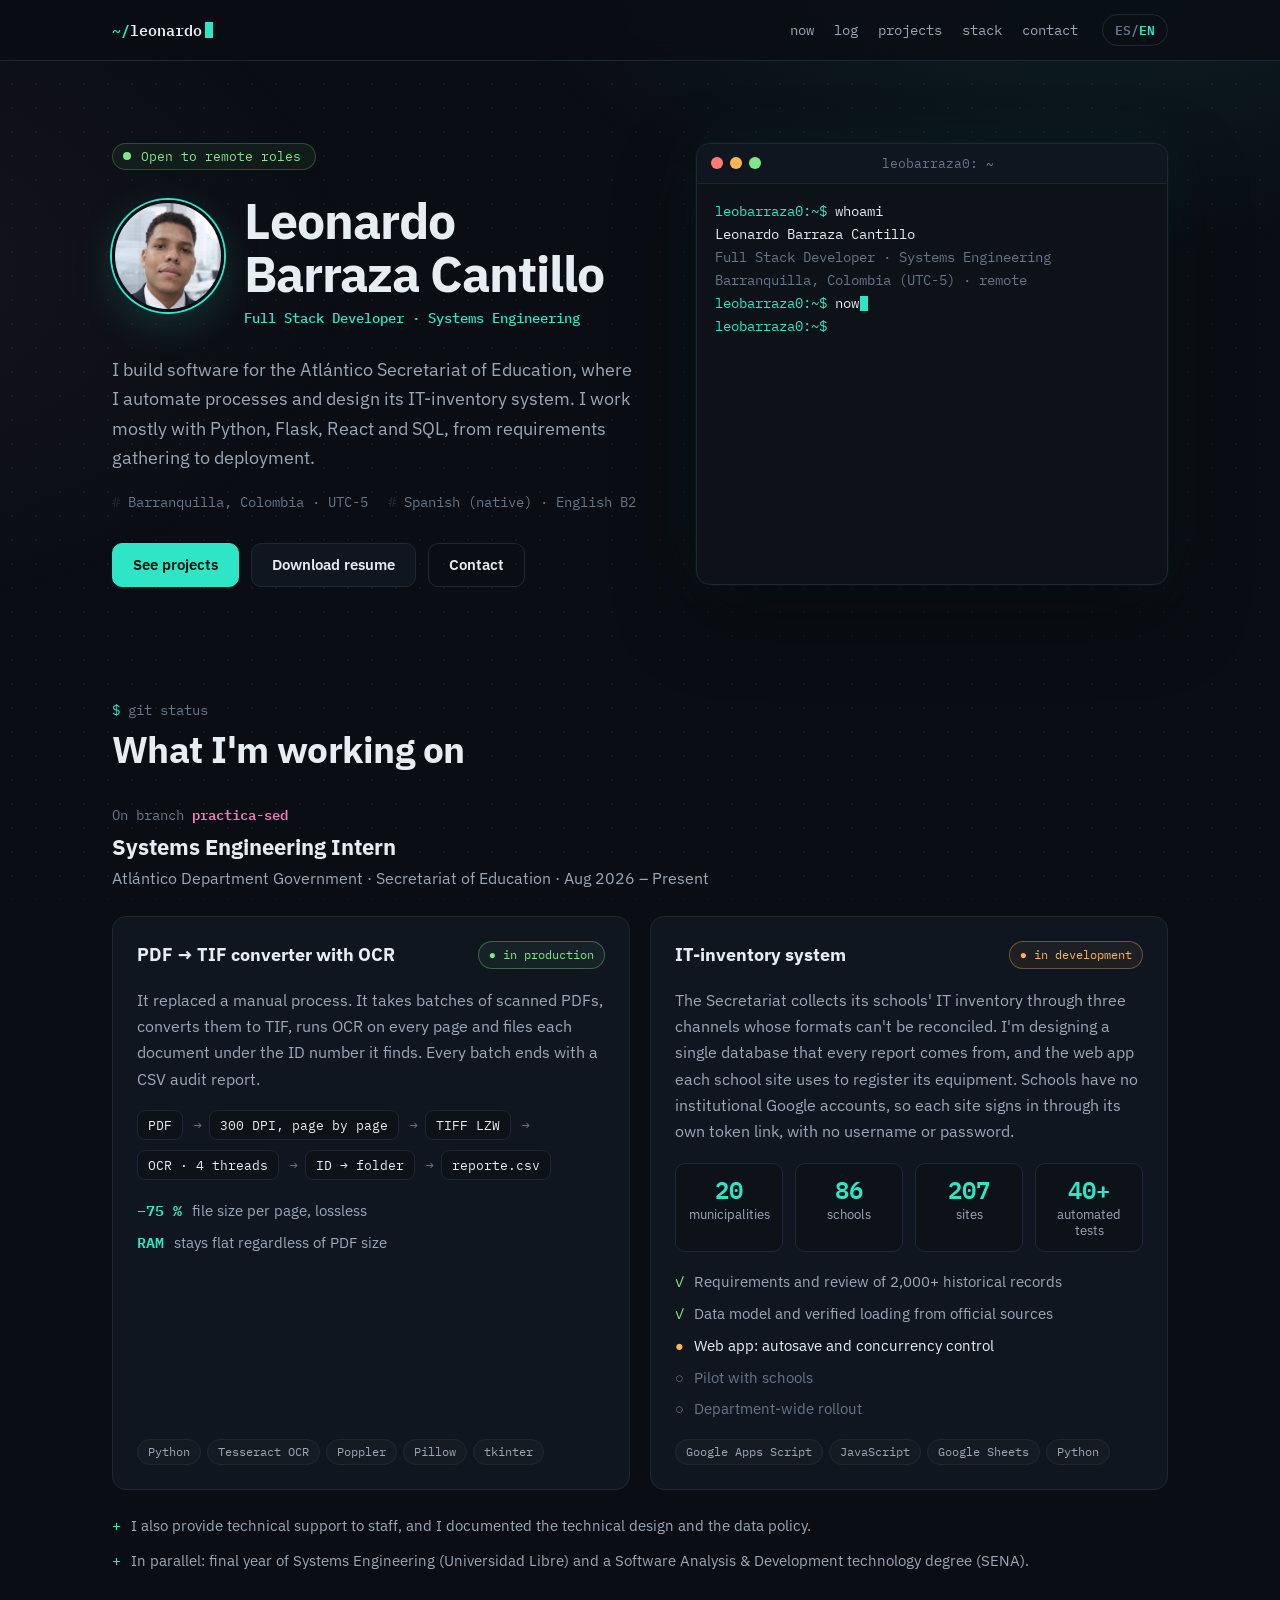
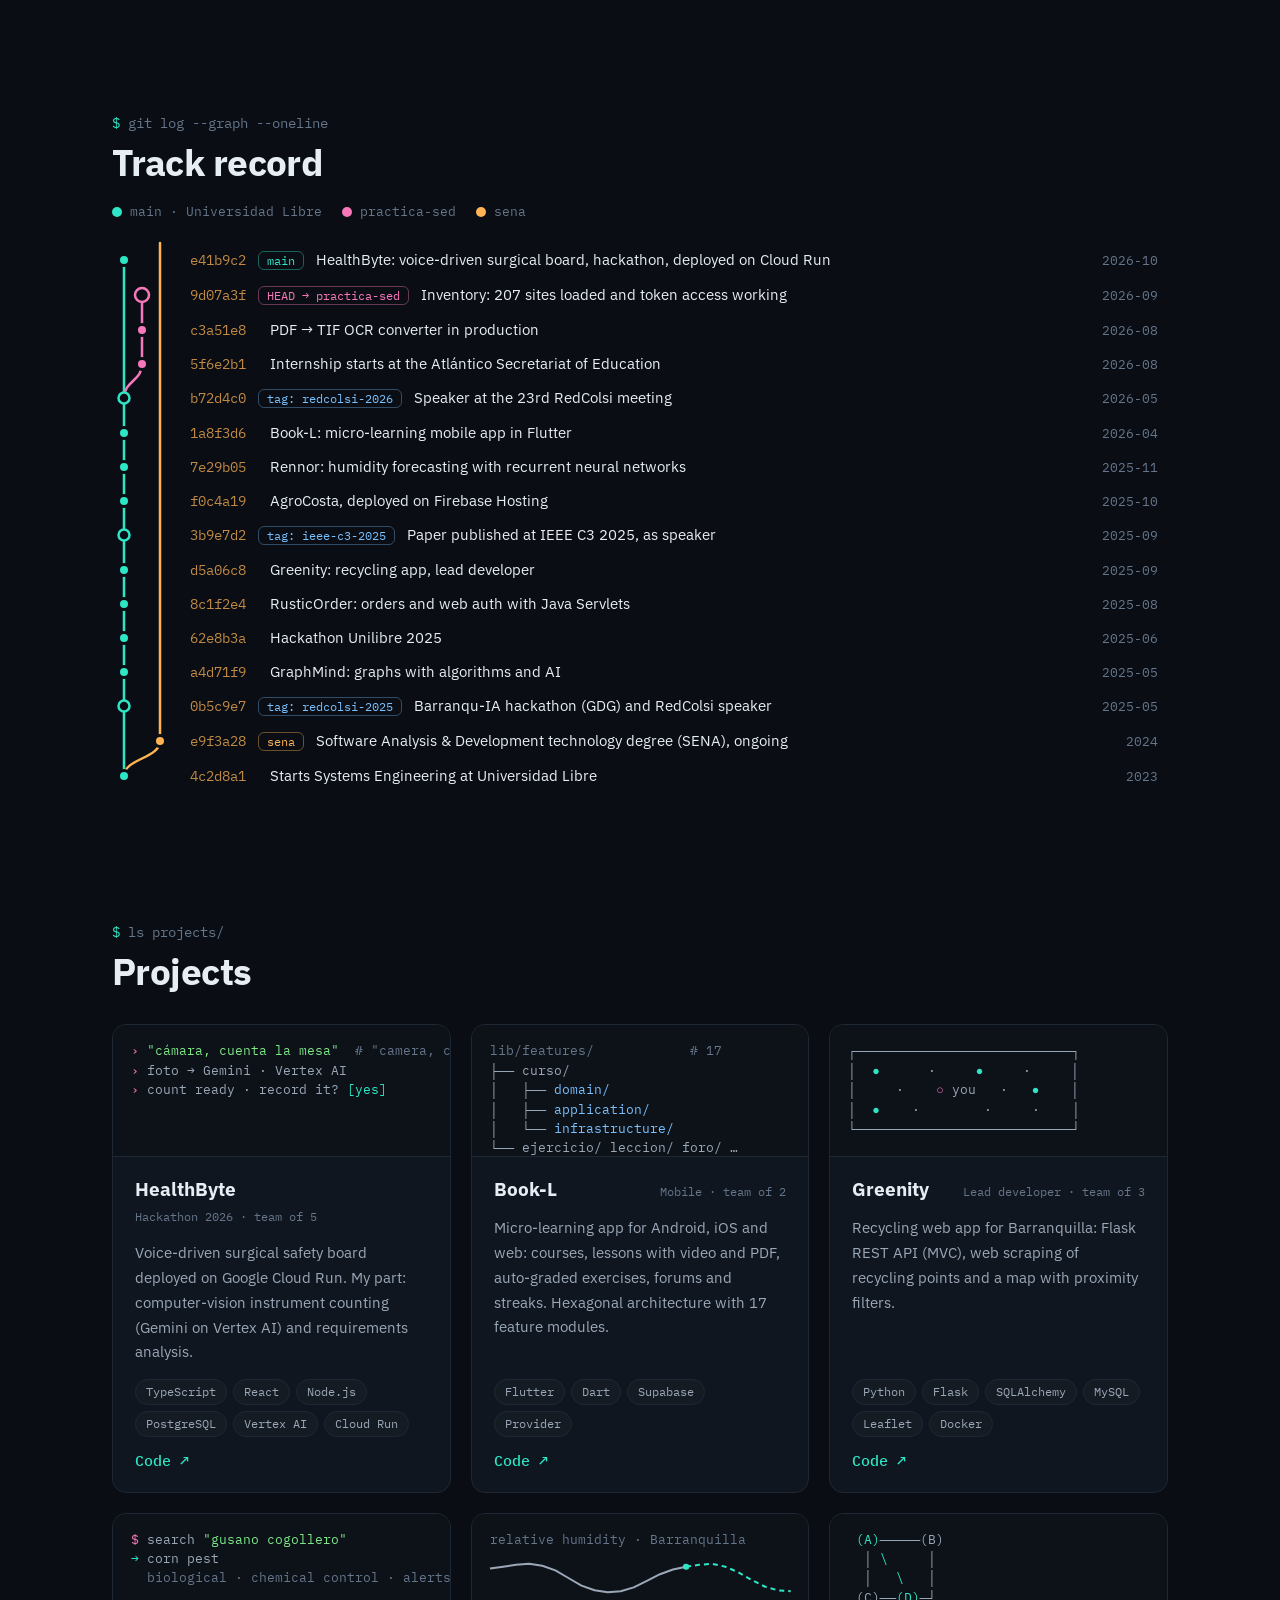
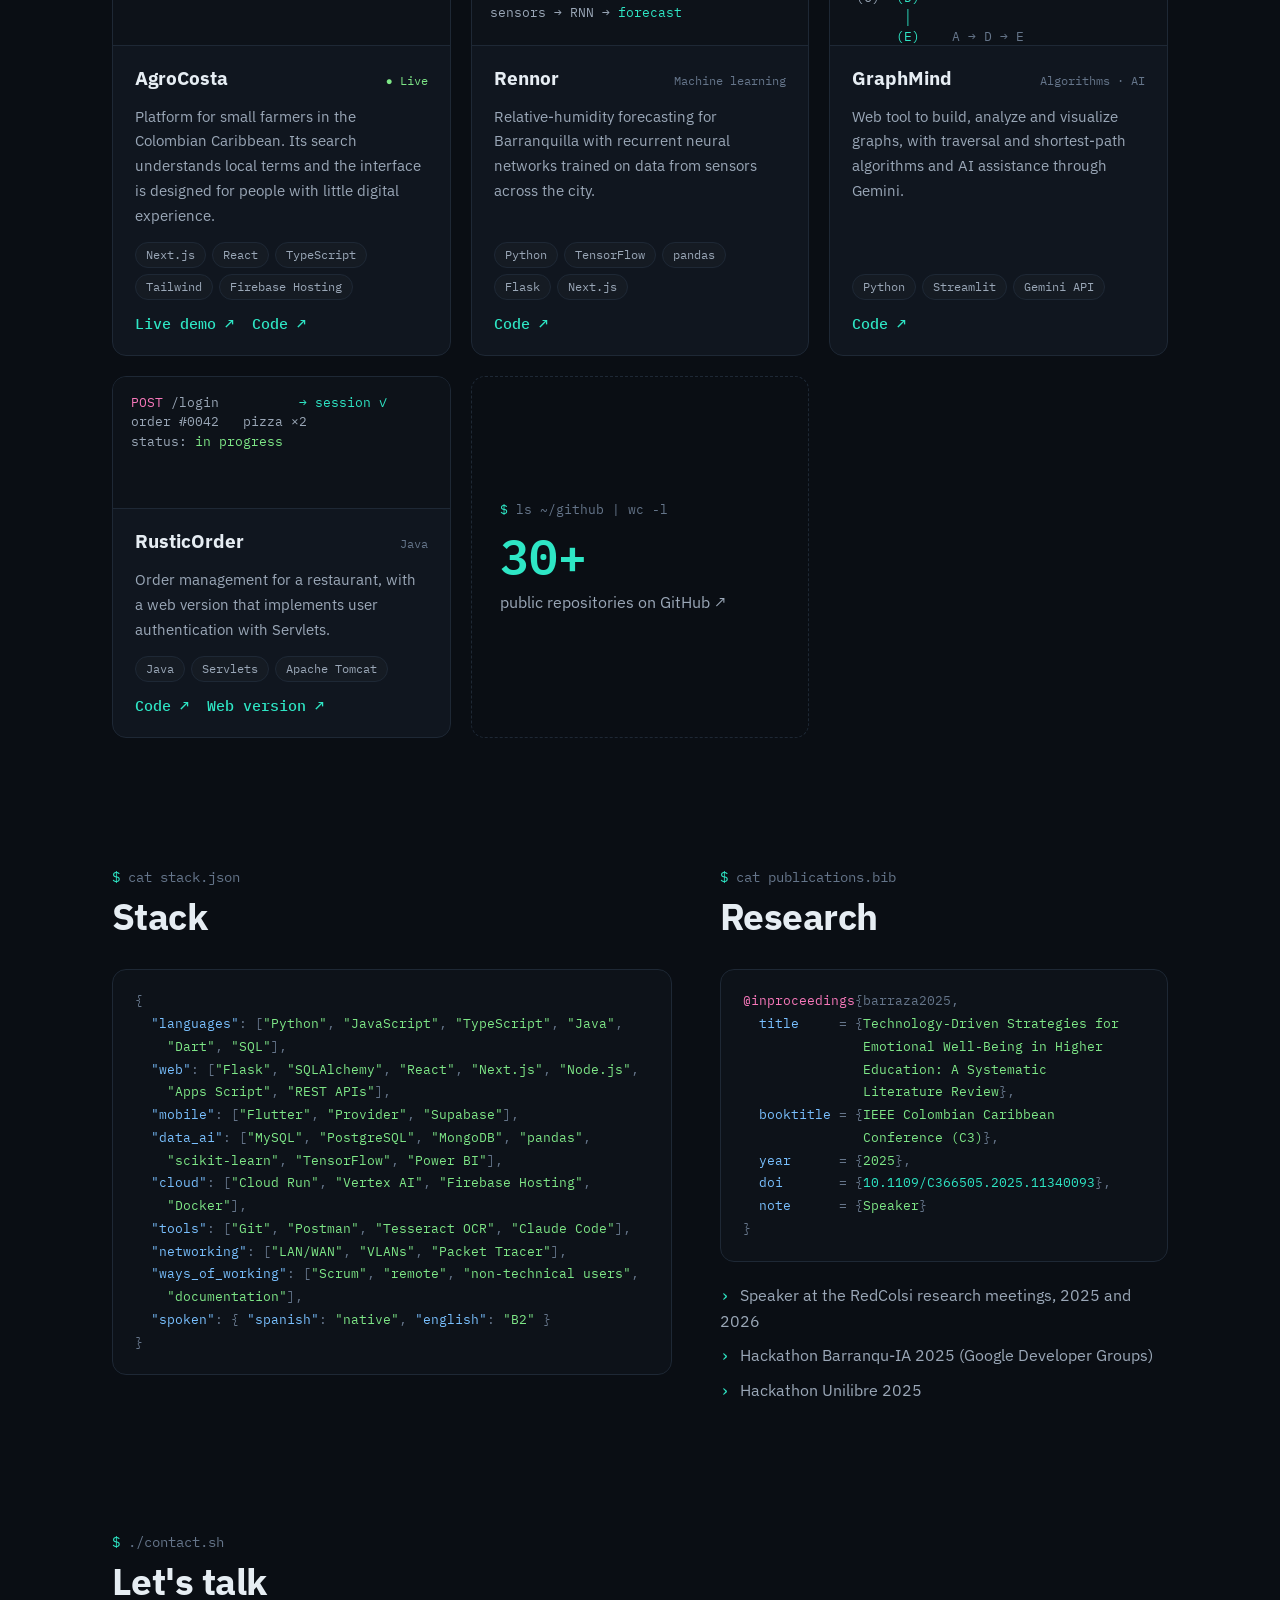
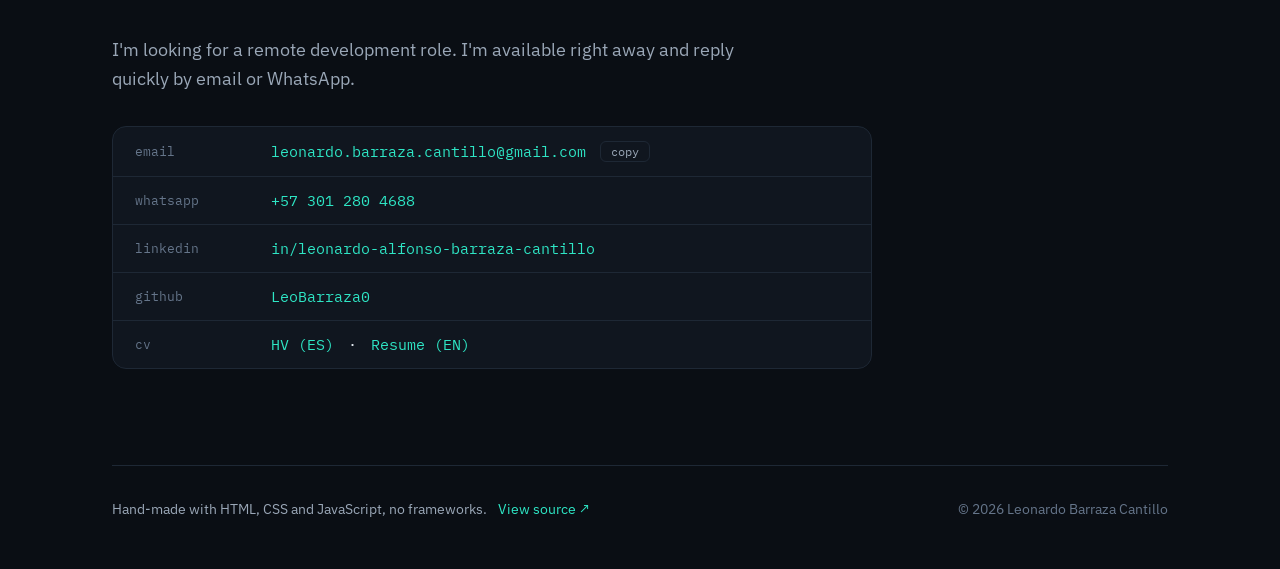
<file: index.html>
<!doctype html>
<html lang="es" data-lang="es">
<head>
<meta charset="utf-8">
<meta name="viewport" content="width=device-width, initial-scale=1">
<title>Leonardo Barraza · Desarrollador Full Stack</title>
<meta name="description" content="Portafolio de Leonardo Barraza Cantillo, desarrollador full stack en Barranquilla, Colombia. Python, Flask, React, SQL y Google Cloud. Disponible para trabajo remoto.">
<meta name="theme-color" content="#0a0e14">
<link rel="canonical" href="https://leobarraza0.github.io/">
<meta property="og:type" content="website">
<meta property="og:url" content="https://leobarraza0.github.io/">
<meta property="og:title" content="Leonardo Barraza · Desarrollador Full Stack">
<meta property="og:description" content="Python, Flask, React, SQL y Google Cloud. Proyectos, práctica actual y contacto.">
<meta property="og:image" content="https://leobarraza0.github.io/assets/og.png">
<meta name="twitter:card" content="summary_large_image">
<link rel="icon" href="data:image/svg+xml,%3Csvg xmlns='http://www.w3.org/2000/svg' viewBox='0 0 32 32'%3E%3Crect width='32' height='32' rx='7' fill='%230a0e14'/%3E%3Cpath d='M8 10l6 6-6 6' stroke='%232ee6c5' stroke-width='3' fill='none' stroke-linecap='round' stroke-linejoin='round'/%3E%3Cpath d='M16 23h8' stroke='%232ee6c5' stroke-width='3' stroke-linecap='round'/%3E%3C/svg%3E">
<link rel="preconnect" href="https://fonts.googleapis.com">
<link rel="preconnect" href="https://fonts.gstatic.com" crossorigin>
<link rel="stylesheet" href="https://fonts.googleapis.com/css2?family=IBM+Plex+Mono:wght@400;500;600&family=IBM+Plex+Sans:wght@400;500;600;700&display=swap">
<link rel="stylesheet" href="styles.css">
<script>
  // Idioma antes de pintar: ?lang= > elección guardada > idioma del navegador
  (function () {
    var r = document.documentElement, q = new URLSearchParams(location.search).get('lang'), s = null;
    try { s = localStorage.getItem('lang'); } catch (e) {}
    var l = q || s || (/^es/i.test(navigator.language) ? 'es' : 'en');
    if (l !== 'en') l = 'es';
    r.lang = l; r.dataset.lang = l; r.classList.add('js');
  })();
</script>
<script src="main.js" defer></script>
</head>
<body>
<a class="skip" href="#main"><span lang="es">Saltar al contenido</span><span lang="en">Skip to content</span></a>

<header class="nav">
  <div class="wrap nav-in">
    <a class="brand" href="#top" aria-label="Inicio"><span class="ps">~/</span>leonardo<span class="caret" aria-hidden="true"></span></a>
    <nav aria-label="Secciones">
      <a href="#ahora"><span lang="es">ahora</span><span lang="en">now</span></a>
      <a href="#trayectoria"><span lang="es">trayectoria</span><span lang="en">log</span></a>
      <a href="#proyectos"><span lang="es">proyectos</span><span lang="en">projects</span></a>
      <a href="#stack">stack</a>
      <a href="#contacto"><span lang="es">contacto</span><span lang="en">contact</span></a>
    </nav>
    <button class="lang-toggle" type="button" aria-label="Cambiar idioma / Switch language">
      <span data-l="es">ES</span><span aria-hidden="true">/</span><span data-l="en">EN</span>
    </button>
  </div>
</header>

<main id="main">

<!-- HERO -->
<section class="hero wrap" id="top">
  <div class="hero-text">
    <p class="status"><span class="pulse" aria-hidden="true"></span>
      <span lang="es">Disponible para trabajo remoto</span><span lang="en">Open to remote roles</span>
    </p>
    <div class="who">
      <picture>
        <source srcset="assets/foto.webp" type="image/webp">
        <img src="assets/foto.jpg" alt="Foto de Leonardo Barraza" width="112" height="112">
      </picture>
      <div>
        <h1>Leonardo Barraza Cantillo</h1>
        <p class="role"><span lang="es">Desarrollador Full Stack · Ingeniería de Sistemas</span><span lang="en">Full Stack Developer · Systems Engineering</span></p>
      </div>
    </div>
    <p class="lead" lang="es">Desarrollo software para la Secretaría de Educación del Atlántico, donde automatizo procesos y diseño su sistema de inventario tecnológico. Trabajo sobre todo con Python, Flask, React y SQL, desde el levantamiento de requerimientos hasta el despliegue.</p>
    <p class="lead" lang="en">I build software for the Atlántico Secretariat of Education, where I automate processes and design its IT-inventory system. I work mostly with Python, Flask, React and SQL, from requirements gathering to deployment.</p>
    <ul class="meta">
      <li>Barranquilla, Colombia · UTC-5</li>
      <li><span lang="es">Español nativo · Inglés B2</span><span lang="en">Spanish (native) · English B2</span></li>
    </ul>
    <div class="cta">
      <a class="btn primary" href="#proyectos"><span lang="es">Ver proyectos</span><span lang="en">See projects</span></a>
      <a class="btn" href="cv/Leonardo-Barraza-HV.pdf" download lang="es">Descargar HV</a>
      <a class="btn" href="cv/Leonardo-Barraza-Resume.pdf" download lang="en">Download resume</a>
      <a class="btn ghost" href="#contacto"><span lang="es">Contacto</span><span lang="en">Contact</span></a>
    </div>
  </div>

  <div class="term" id="term">
    <div class="term-bar">
      <span class="lights" aria-hidden="true"><i></i><i></i><i></i></span>
      <span class="term-title">leobarraza0: ~</span>
    </div>
    <div class="term-body" id="term-body">
      <div id="term-out" aria-live="polite">
        <div class="ln"><span class="ps">leobarraza0:~$</span> whoami</div>
        <div>Leonardo Barraza Cantillo</div>
        <div class="dim" lang="es">Desarrollador Full Stack · Ingeniería de Sistemas</div>
        <div class="dim" lang="en">Full Stack Developer · Systems Engineering</div>
      </div>
      <form id="term-form" autocomplete="off">
        <label for="term-in" class="ps">leobarraza0:~$</label>
        <input id="term-in" type="text" spellcheck="false" autocapitalize="off" enterkeyhint="go" aria-label="Escribe un comando (help) / Type a command (help)">
      </form>
    </div>
  </div>
</section>

<!-- AHORA -->
<section class="section wrap reveal" id="ahora">
  <header class="sec-head">
    <p class="cmd"><span class="ps">$</span> git status</p>
    <h2><span lang="es">En qué estoy ahora</span><span lang="en">What I'm working on</span></h2>
  </header>

  <div class="job">
    <p class="branch"><span lang="es">En la rama</span><span lang="en">On branch</span> <b>practica-sed</b></p>
    <h3><span lang="es">Practicante de Ingeniería de Sistemas</span><span lang="en">Systems Engineering Intern</span></h3>
    <p class="org"><span lang="es">Gobernación del Atlántico · Secretaría de Educación · Ago 2026 – Actualidad</span><span lang="en">Atlántico Department Government · Secretariat of Education · Aug 2026 – Present</span></p>
  </div>

  <div class="work-grid">
    <article class="work">
      <header>
        <h4><span lang="es">Conversor PDF → TIF con OCR</span><span lang="en">PDF → TIF converter with OCR</span></h4>
        <span class="state ok"><span lang="es">en producción</span><span lang="en">in production</span></span>
      </header>
      <p lang="es">Reemplazó un proceso manual. Recibe lotes de PDF escaneados, los convierte a TIF, lee cada página con OCR y archiva cada documento en la carpeta de la persona según el número de cédula que encuentra. Cada lote termina con un reporte CSV para auditoría.</p>
      <p lang="en">It replaced a manual process. It takes batches of scanned PDFs, converts them to TIF, runs OCR on every page and files each document under the ID number it finds. Every batch ends with a CSV audit report.</p>
      <ol class="pipe" aria-label="Pipeline">
        <li>PDF</li>
        <li><span lang="es">300 DPI, página a página</span><span lang="en">300 DPI, page by page</span></li>
        <li>TIFF LZW</li>
        <li><span lang="es">OCR · 4 hilos</span><span lang="en">OCR · 4 threads</span></li>
        <li><span lang="es">cédula → carpeta</span><span lang="en">ID → folder</span></li>
        <li>reporte.csv</li>
      </ol>
      <ul class="facts">
        <li><b>−75 %</b> <span lang="es">de peso por página, sin pérdida</span><span lang="en">file size per page, lossless</span></li>
        <li><b>RAM</b> <span lang="es">constante sin importar el tamaño del PDF</span><span lang="en">stays flat regardless of PDF size</span></li>
      </ul>
      <ul class="chips"><li>Python</li><li>Tesseract OCR</li><li>Poppler</li><li>Pillow</li><li>tkinter</li></ul>
    </article>

    <article class="work">
      <header>
        <h4><span lang="es">Sistema de inventario tecnológico</span><span lang="en">IT-inventory system</span></h4>
        <span class="state wip"><span lang="es">en construcción</span><span lang="en">in development</span></span>
      </header>
      <p lang="es">La Secretaría levanta el inventario de sus colegios por tres canales con formatos que no se pueden cruzar. Diseño una base única de la que salen todos los reportes y la aplicación web con la que cada sede registra lo que tiene. Los colegios no tienen cuenta institucional de Google, así que cada sede entra con su propio enlace con token, sin usuario ni contraseña.</p>
      <p lang="en">The Secretariat collects its schools' IT inventory through three channels whose formats can't be reconciled. I'm designing a single database that every report comes from, and the web app each school site uses to register its equipment. Schools have no institutional Google accounts, so each site signs in through its own token link, with no username or password.</p>
      <dl class="stats">
        <div><dt>20</dt><dd><span lang="es">municipios</span><span lang="en">municipalities</span></dd></div>
        <div><dt>86</dt><dd><span lang="es">colegios</span><span lang="en">schools</span></dd></div>
        <div><dt>207</dt><dd><span lang="es">sedes</span><span lang="en">sites</span></dd></div>
        <div><dt>40+</dt><dd><span lang="es">pruebas automáticas</span><span lang="en">automated tests</span></dd></div>
      </dl>
      <ol class="ci">
        <li class="done"><span lang="es">Requerimientos y diagnóstico de más de 2.000 registros históricos</span><span lang="en">Requirements and review of 2,000+ historical records</span></li>
        <li class="done"><span lang="es">Modelo de datos y carga verificada desde fuentes oficiales</span><span lang="en">Data model and verified loading from official sources</span></li>
        <li class="doing"><span lang="es">Aplicación web: autoguardado y control de concurrencia</span><span lang="en">Web app: autosave and concurrency control</span></li>
        <li><span lang="es">Piloto con colegios</span><span lang="en">Pilot with schools</span></li>
        <li><span lang="es">Despliegue en el departamento</span><span lang="en">Department-wide rollout</span></li>
      </ol>
      <ul class="chips"><li>Google Apps Script</li><li>JavaScript</li><li>Google Sheets</li><li>Python</li></ul>
    </article>
  </div>

  <div class="aside-grid">
    <p class="note"><span class="ps">+</span>
      <span lang="es">También doy soporte técnico a funcionarios y documenté el diseño técnico y la política de datos.</span>
      <span lang="en">I also provide technical support to staff, and I documented the technical design and the data policy.</span>
    </p>
    <p class="note"><span class="ps">+</span>
      <span lang="es">En paralelo: último semestre de Ingeniería de Sistemas (Universidad Libre) y tecnólogo en Análisis y Desarrollo de Software (SENA).</span>
      <span lang="en">In parallel: final year of Systems Engineering (Universidad Libre) and a Software Analysis &amp; Development technology degree (SENA).</span>
    </p>
    <p class="note live" id="live-push" hidden></p>
  </div>
</section>

<!-- TRAYECTORIA -->
<section class="section wrap reveal" id="trayectoria">
  <header class="sec-head">
    <p class="cmd"><span class="ps">$</span> git log --graph --oneline</p>
    <h2><span lang="es">Trayectoria</span><span lang="en">Track record</span></h2>
  </header>
  <div class="legend" aria-hidden="true">
    <span class="l0">main · Universidad Libre</span>
    <span class="l1">practica-sed</span>
    <span class="l2">sena</span>
  </div>
  <div class="graph-wrap">
  <svg aria-hidden="true"></svg>
  <ol class="graph" id="graph">
    <li data-lane="0"><code>e41b9c2</code><span class="refs"><span class="ref br">main</span></span>
      <span class="msg"><span lang="es">HealthByte: tablero quirúrgico por voz, hackathon, desplegado en Cloud Run</span><span lang="en">HealthByte: voice-driven surgical board, hackathon, deployed on Cloud Run</span></span><time>2026-10</time></li>
    <li data-lane="1" class="head"><code>9d07a3f</code><span class="refs"><span class="ref hd">HEAD → practica-sed</span></span>
      <span class="msg"><span lang="es">Inventario: 207 sedes cargadas y acceso por token funcionando</span><span lang="en">Inventory: 207 sites loaded and token access working</span></span><time>2026-09</time></li>
    <li data-lane="1"><code>c3a51e8</code>
      <span class="msg"><span lang="es">Conversor PDF → TIF con OCR en producción</span><span lang="en">PDF → TIF OCR converter in production</span></span><time>2026-08</time></li>
    <li data-lane="1" data-fork="0"><code>5f6e2b1</code>
      <span class="msg"><span lang="es">Inicio de la práctica en la Secretaría de Educación del Atlántico</span><span lang="en">Internship starts at the Atlántico Secretariat of Education</span></span><time>2026-08</time></li>
    <li data-lane="0" class="tag"><code>b72d4c0</code><span class="refs"><span class="ref tg">tag: redcolsi-2026</span></span>
      <span class="msg"><span lang="es">Ponente en el XXIII encuentro RedColsi</span><span lang="en">Speaker at the 23rd RedColsi meeting</span></span><time>2026-05</time></li>
    <li data-lane="0"><code>1a8f3d6</code>
      <span class="msg"><span lang="es">Book-L: app móvil de microaprendizaje en Flutter</span><span lang="en">Book-L: micro-learning mobile app in Flutter</span></span><time>2026-04</time></li>
    <li data-lane="0"><code>7e29b05</code>
      <span class="msg"><span lang="es">Rennor: predicción de humedad con redes neuronales recurrentes</span><span lang="en">Rennor: humidity forecasting with recurrent neural networks</span></span><time>2025-11</time></li>
    <li data-lane="0"><code>f0c4a19</code>
      <span class="msg"><span lang="es">AgroCosta, desplegada en Firebase Hosting</span><span lang="en">AgroCosta, deployed on Firebase Hosting</span></span><time>2025-10</time></li>
    <li data-lane="0" class="tag"><code>3b9e7d2</code><span class="refs"><span class="ref tg">tag: ieee-c3-2025</span></span>
      <span class="msg"><span lang="es">Artículo publicado en IEEE C3 2025, como ponente</span><span lang="en">Paper published at IEEE C3 2025, as speaker</span></span><time>2025-09</time></li>
    <li data-lane="0"><code>d5a06c8</code>
      <span class="msg"><span lang="es">Greenity: app de reciclaje, desarrollador principal</span><span lang="en">Greenity: recycling app, lead developer</span></span><time>2025-09</time></li>
    <li data-lane="0"><code>8c1f2e4</code>
      <span class="msg"><span lang="es">RusticOrder: pedidos y autenticación web con Java Servlets</span><span lang="en">RusticOrder: orders and web auth with Java Servlets</span></span><time>2025-08</time></li>
    <li data-lane="0"><code>62e8b3a</code>
      <span class="msg">Hackathon Unilibre 2025</span><time>2025-06</time></li>
    <li data-lane="0"><code>a4d71f9</code>
      <span class="msg"><span lang="es">GraphMind: grafos con algoritmos e IA</span><span lang="en">GraphMind: graphs with algorithms and AI</span></span><time>2025-05</time></li>
    <li data-lane="0" class="tag"><code>0b5c9e7</code><span class="refs"><span class="ref tg">tag: redcolsi-2025</span></span>
      <span class="msg"><span lang="es">Hackathon Barranqu-IA (GDG) y ponente en RedColsi</span><span lang="en">Barranqu-IA hackathon (GDG) and RedColsi speaker</span></span><time>2025-05</time></li>
    <li data-lane="2" data-fork="0" class="open"><code>e9f3a28</code><span class="refs"><span class="ref br2">sena</span></span>
      <span class="msg"><span lang="es">Tecnólogo en Análisis y Desarrollo de Software (SENA), en curso</span><span lang="en">Software Analysis &amp; Development technology degree (SENA), ongoing</span></span><time>2024</time></li>
    <li data-lane="0"><code>4c2d8a1</code>
      <span class="msg"><span lang="es">Inicio de Ingeniería de Sistemas en la Universidad Libre</span><span lang="en">Starts Systems Engineering at Universidad Libre</span></span><time>2023</time></li>
  </ol>
  </div>
</section>

<!-- PROYECTOS -->
<section class="section wrap reveal" id="proyectos">
  <header class="sec-head">
    <p class="cmd"><span class="ps">$</span> <span lang="es">ls proyectos/</span><span lang="en">ls projects/</span></p>
    <h2><span lang="es">Proyectos</span><span lang="en">Projects</span></h2>
  </header>

  <div class="cards">
    <article class="card">
<pre class="preview" aria-hidden="true"><span class="seq" style="--d:0"><span class="c">› </span><span class="s">"cámara, cuenta la mesa"</span><span lang="en" class="d">  # "camera, count the table"</span></span>
<span class="seq" style="--d:1"><span class="c">› </span>foto → Gemini · Vertex AI</span>
<span class="seq" style="--d:2"><span class="c">› </span><span lang="es">conteo listo · ¿registrar?</span><span lang="en">count ready · record it?</span> <span class="g">[<span lang="es">sí</span><span lang="en">yes</span>]</span></span></pre>
      <div class="card-body">
        <header><h3>HealthByte</h3><span class="badge"><span lang="es">Hackathon 2026 · equipo de 5</span><span lang="en">Hackathon 2026 · team of 5</span></span></header>
        <p lang="es">Tablero de seguridad quirúrgica que se llena por voz, desplegado en Google Cloud Run. Mi parte: el conteo de instrumental con visión artificial (Gemini en Vertex AI) y el análisis de requerimientos.</p>
        <p lang="en">Voice-driven surgical safety board deployed on Google Cloud Run. My part: computer-vision instrument counting (Gemini on Vertex AI) and requirements analysis.</p>
        <ul class="chips"><li>TypeScript</li><li>React</li><li>Node.js</li><li>PostgreSQL</li><li>Vertex AI</li><li>Cloud Run</li></ul>
        <p class="links"><a href="https://github.com/LeoBarraza0/HealthByte" target="_blank" rel="noopener"><span lang="es">Código</span><span lang="en">Code</span> ↗</a></p>
      </div>
    </article>

    <article class="card">
<pre class="preview" aria-hidden="true"><span class="d">lib/features/            # 17</span>
<span class="row" style="--d:0">├── curso/</span>
<span class="row" style="--d:1">│   ├── <span class="k">domain/</span></span>
<span class="row" style="--d:2">│   ├── <span class="k">application/</span></span>
<span class="row" style="--d:3">│   └── <span class="k">infrastructure/</span></span>
<span class="row" style="--d:4">└── ejercicio/ leccion/ foro/ …</span></pre>
      <div class="card-body">
        <header><h3>Book-L</h3><span class="badge"><span lang="es">Móvil · equipo de 2</span><span lang="en">Mobile · team of 2</span></span></header>
        <p lang="es">App de microaprendizaje para Android, iOS y web: cursos, lecciones con video y PDF, ejercicios con calificación automática, foros y rachas. Arquitectura hexagonal con 17 módulos por funcionalidad.</p>
        <p lang="en">Micro-learning app for Android, iOS and web: courses, lessons with video and PDF, auto-graded exercises, forums and streaks. Hexagonal architecture with 17 feature modules.</p>
        <ul class="chips"><li>Flutter</li><li>Dart</li><li>Supabase</li><li>Provider</li></ul>
        <p class="links"><a href="https://github.com/LeoBarraza0/Book-L" target="_blank" rel="noopener"><span lang="es">Código</span><span lang="en">Code</span> ↗</a></p>
      </div>
    </article>

    <article class="card">
<pre class="preview" aria-hidden="true">┌───────────────────────────┐
│  <span class="g pin" style="--d:0">●</span>      ·     <span class="g pin" style="--d:2">●</span>     ·     │
│     ·    <span class="c you">○</span> <span lang="es">tú</span><span lang="en">you</span><span lang="es"> </span>   ·   <span class="g pin" style="--d:3">●</span>    │
│  <span class="g pin" style="--d:1">●</span>    ·        ·     ·    │
└───────────────────────────┘</pre>
      <div class="card-body">
        <header><h3>Greenity</h3><span class="badge"><span lang="es">Desarrollador principal · equipo de 3</span><span lang="en">Lead developer · team of 3</span></span></header>
        <p lang="es">Aplicación web de reciclaje para Barranquilla: API REST con Flask (MVC), web scraping de puntos de reciclaje y un mapa con filtros de cercanía.</p>
        <p lang="en">Recycling web app for Barranquilla: Flask REST API (MVC), web scraping of recycling points and a map with proximity filters.</p>
        <ul class="chips"><li>Python</li><li>Flask</li><li>SQLAlchemy</li><li>MySQL</li><li>Leaflet</li><li>Docker</li></ul>
        <p class="links"><a href="https://github.com/LeoBarraza0/Greenity" target="_blank" rel="noopener"><span lang="es">Código</span><span lang="en">Code</span> ↗</a></p>
      </div>
    </article>

    <article class="card">
<pre class="preview" aria-hidden="true"><span class="c">$</span> <span lang="es">buscar</span><span lang="en">search</span> <span class="s type">"gusano cogollero"</span>
<span class="res"><span class="g">→</span> <span lang="es">plaga del maíz</span><span lang="en">corn pest</span></span>
<span class="res res2">  <span class="d"><span lang="es">control biológico · químico · alertas</span><span lang="en">biological · chemical control · alerts</span></span></span></pre>
      <div class="card-body">
        <header><h3>AgroCosta</h3><span class="badge live-b"><span lang="es">En línea</span><span lang="en">Live</span></span></header>
        <p lang="es">Plataforma para pequeños agricultores del Caribe colombiano. Su búsqueda entiende términos locales y la interfaz está pensada para personas con poca experiencia digital.</p>
        <p lang="en">Platform for small farmers in the Colombian Caribbean. Its search understands local terms and the interface is designed for people with little digital experience.</p>
        <ul class="chips"><li>Next.js</li><li>React</li><li>TypeScript</li><li>Tailwind</li><li>Firebase Hosting</li></ul>
        <p class="links"><a href="https://agrocosta-fb0b6.web.app/" target="_blank" rel="noopener"><span lang="es">Ver en línea</span><span lang="en">Live demo</span> ↗</a><a href="https://github.com/LeoBarraza0/AgroCosta" target="_blank" rel="noopener"><span lang="es">Código</span><span lang="en">Code</span> ↗</a></p>
      </div>
    </article>

    <article class="card">
<pre class="preview" aria-hidden="true"><span class="d"><span lang="es">humedad relativa · Barranquilla</span><span lang="en">relative humidity · Barranquilla</span></span>
<svg class="spark" viewBox="0 -2 280 44" preserveAspectRatio="none"><polyline class="obs" points="0.0,11.6 12.2,9.7 24.3,7.8 36.5,6.8 48.7,8.7 60.9,13.4 73.0,21.0 85.2,28.6 97.4,33.3 109.6,35.2 121.7,34.2 133.9,30.4 146.1,23.8 158.3,17.2 170.4,12.5 182.6,9.7"/><polyline class="fc" points="182.6,9.7 194.8,7.8 207.0,6.8 219.1,9.7 231.3,15.3 243.5,22.9 255.7,29.5 267.8,33.3 280.0,34.2"/><circle cx="182.6" cy="9.7" r="3"/></svg><span lang="es">sensores</span><span lang="en">sensors</span> → RNN → <span class="g"><span lang="es">predicción</span><span lang="en">forecast</span></span></pre>
      <div class="card-body">
        <header><h3>Rennor</h3><span class="badge">Machine learning</span></header>
        <p lang="es">Predicción de humedad relativa en Barranquilla con redes neuronales recurrentes entrenadas con datos de sensores de la ciudad.</p>
        <p lang="en">Relative-humidity forecasting for Barranquilla with recurrent neural networks trained on data from sensors across the city.</p>
        <ul class="chips"><li>Python</li><li>TensorFlow</li><li>pandas</li><li>Flask</li><li>Next.js</li></ul>
        <p class="links"><a href="https://github.com/LeoBarraza0/Rennor" target="_blank" rel="noopener"><span lang="es">Código</span><span lang="en">Code</span> ↗</a></p>
      </div>
    </article>

    <article class="card">
<pre class="preview" aria-hidden="true"> <span class="g hop" style="--d:0">(A)</span>─────(B)
  │ <span class="g hop" style="--d:1">\</span>     │
  │   <span class="g hop" style="--d:2">\</span>   │
 (C)──<span class="g hop" style="--d:3">(D)</span>─┘
       <span class="g hop" style="--d:4">│</span>
      <span class="g hop" style="--d:5">(E)</span>    <span class="d">A → D → E</span></pre>
      <div class="card-body">
        <header><h3>GraphMind</h3><span class="badge"><span lang="es">Algoritmos · IA</span><span lang="en">Algorithms · AI</span></span></header>
        <p lang="es">Herramienta web para construir, analizar y visualizar grafos, con algoritmos de recorrido y camino más corto, y asistencia de IA con Gemini.</p>
        <p lang="en">Web tool to build, analyze and visualize graphs, with traversal and shortest-path algorithms and AI assistance through Gemini.</p>
        <ul class="chips"><li>Python</li><li>Streamlit</li><li>Gemini API</li></ul>
        <p class="links"><a href="https://github.com/LeoBarraza0/GraphMind" target="_blank" rel="noopener"><span lang="es">Código</span><span lang="en">Code</span> ↗</a></p>
      </div>
    </article>

    <article class="card">
<pre class="preview" aria-hidden="true"><span class="c">POST</span> /login          <span class="g seq" style="--d:1">→ <span lang="es">sesión</span><span lang="en">session</span> ✓</span>
<span lang="es">pedido</span><span lang="en">order</span> #0042   pizza ×2
<span lang="es">estado</span><span lang="en">status</span>: <span class="swap"><span class="s st1"><span lang="es">en preparación</span><span lang="en">in progress</span></span><span class="g st2"><span lang="es">listo</span><span lang="en">ready</span> ✓</span></span></pre>
      <div class="card-body">
        <header><h3>RusticOrder</h3><span class="badge">Java</span></header>
        <p lang="es">Gestión de pedidos para un restaurante, con una versión web que implementa la autenticación de usuarios con Servlets.</p>
        <p lang="en">Order management for a restaurant, with a web version that implements user authentication with Servlets.</p>
        <ul class="chips"><li>Java</li><li>Servlets</li><li>Apache Tomcat</li></ul>
        <p class="links"><a href="https://github.com/LeoBarraza0/RusticOrder" target="_blank" rel="noopener"><span lang="es">Código</span><span lang="en">Code</span> ↗</a><a href="https://github.com/LeoBarraza0/RusticOrder-Web" target="_blank" rel="noopener"><span lang="es">Versión web</span><span lang="en">Web version</span> ↗</a></p>
      </div>
    </article>

    <a class="card more" href="https://github.com/LeoBarraza0" target="_blank" rel="noopener">
      <span class="cmd"><span class="ps">$</span> ls ~/github | wc -l</span>
      <span class="big" id="repo-count">30+</span>
      <span><span lang="es">repositorios públicos en GitHub</span><span lang="en">public repositories on GitHub</span> ↗</span>
    </a>
  </div>
</section>

<!-- STACK + INVESTIGACIÓN -->
<section class="section wrap reveal split" id="stack">
  <div>
    <header class="sec-head">
      <p class="cmd"><span class="ps">$</span> cat stack.json</p>
      <h2>Stack</h2>
    </header>
<pre class="code json" lang="es"><span class="jl">{</span><span class="jl">  <span class="k">"lenguajes"</span>: [<span class="s">"Python"</span>, <span class="s">"JavaScript"</span>, <span class="s">"TypeScript"</span>, <span class="s">"Java"</span>, <span class="s">"Dart"</span>, <span class="s">"SQL"</span>],</span><span class="jl">  <span class="k">"web"</span>: [<span class="s">"Flask"</span>, <span class="s">"SQLAlchemy"</span>, <span class="s">"React"</span>, <span class="s">"Next.js"</span>, <span class="s">"Node.js"</span>, <span class="s">"Apps Script"</span>, <span class="s">"API REST"</span>],</span><span class="jl">  <span class="k">"movil"</span>: [<span class="s">"Flutter"</span>, <span class="s">"Provider"</span>, <span class="s">"Supabase"</span>],</span><span class="jl">  <span class="k">"datos_ia"</span>: [<span class="s">"MySQL"</span>, <span class="s">"PostgreSQL"</span>, <span class="s">"MongoDB"</span>, <span class="s">"pandas"</span>, <span class="s">"scikit-learn"</span>, <span class="s">"TensorFlow"</span>, <span class="s">"Power BI"</span>],</span><span class="jl">  <span class="k">"nube"</span>: [<span class="s">"Cloud Run"</span>, <span class="s">"Vertex AI"</span>, <span class="s">"Firebase Hosting"</span>, <span class="s">"Docker"</span>],</span><span class="jl">  <span class="k">"herramientas"</span>: [<span class="s">"Git"</span>, <span class="s">"Postman"</span>, <span class="s">"Tesseract OCR"</span>, <span class="s">"Claude Code"</span>],</span><span class="jl">  <span class="k">"redes"</span>: [<span class="s">"LAN/WAN"</span>, <span class="s">"VLANs"</span>, <span class="s">"Packet Tracer"</span>],</span><span class="jl">  <span class="k">"forma_de_trabajo"</span>: [<span class="s">"Scrum"</span>, <span class="s">"remoto"</span>, <span class="s">"usuarios no técnicos"</span>, <span class="s">"documentación"</span>],</span><span class="jl">  <span class="k">"idiomas"</span>: { <span class="k">"español"</span>: <span class="s">"nativo"</span>, <span class="k">"inglés"</span>: <span class="s">"B2"</span> }</span><span class="jl">}</span></pre>
<pre class="code json" lang="en"><span class="jl">{</span><span class="jl">  <span class="k">"languages"</span>: [<span class="s">"Python"</span>, <span class="s">"JavaScript"</span>, <span class="s">"TypeScript"</span>, <span class="s">"Java"</span>, <span class="s">"Dart"</span>, <span class="s">"SQL"</span>],</span><span class="jl">  <span class="k">"web"</span>: [<span class="s">"Flask"</span>, <span class="s">"SQLAlchemy"</span>, <span class="s">"React"</span>, <span class="s">"Next.js"</span>, <span class="s">"Node.js"</span>, <span class="s">"Apps Script"</span>, <span class="s">"REST APIs"</span>],</span><span class="jl">  <span class="k">"mobile"</span>: [<span class="s">"Flutter"</span>, <span class="s">"Provider"</span>, <span class="s">"Supabase"</span>],</span><span class="jl">  <span class="k">"data_ai"</span>: [<span class="s">"MySQL"</span>, <span class="s">"PostgreSQL"</span>, <span class="s">"MongoDB"</span>, <span class="s">"pandas"</span>, <span class="s">"scikit-learn"</span>, <span class="s">"TensorFlow"</span>, <span class="s">"Power BI"</span>],</span><span class="jl">  <span class="k">"cloud"</span>: [<span class="s">"Cloud Run"</span>, <span class="s">"Vertex AI"</span>, <span class="s">"Firebase Hosting"</span>, <span class="s">"Docker"</span>],</span><span class="jl">  <span class="k">"tools"</span>: [<span class="s">"Git"</span>, <span class="s">"Postman"</span>, <span class="s">"Tesseract OCR"</span>, <span class="s">"Claude Code"</span>],</span><span class="jl">  <span class="k">"networking"</span>: [<span class="s">"LAN/WAN"</span>, <span class="s">"VLANs"</span>, <span class="s">"Packet Tracer"</span>],</span><span class="jl">  <span class="k">"ways_of_working"</span>: [<span class="s">"Scrum"</span>, <span class="s">"remote"</span>, <span class="s">"non-technical users"</span>, <span class="s">"documentation"</span>],</span><span class="jl">  <span class="k">"spoken"</span>: { <span class="k">"spanish"</span>: <span class="s">"native"</span>, <span class="k">"english"</span>: <span class="s">"B2"</span> }</span><span class="jl">}</span></pre>
  </div>

  <div id="investigacion">
    <header class="sec-head">
      <p class="cmd"><span class="ps">$</span> cat <span lang="es">publicaciones.bib</span><span lang="en">publications.bib</span></p>
      <h2><span lang="es">Investigación</span><span lang="en">Research</span></h2>
    </header>
<pre class="code"><span class="c">@inproceedings</span>{barraza2025,
  <span class="k">title</span>     = {<span class="s">Technology-Driven Strategies for
               Emotional Well-Being in Higher
               Education: A Systematic
               Literature Review</span>},
  <span class="k">booktitle</span> = {<span class="s">IEEE Colombian Caribbean
               Conference (C3)</span>},
  <span class="k">year</span>      = {<span class="s">2025</span>},
  <span class="k">doi</span>       = {<a href="https://doi.org/10.1109/C366505.2025.11340093" target="_blank" rel="noopener">10.1109/C366505.2025.11340093</a>},
  <span class="k">note</span>      = {<span class="s"><span lang="es">Ponente</span><span lang="en">Speaker</span></span>}
}</pre>
    <ul class="list">
      <li><span lang="es">Ponente en los encuentros RedColsi de 2025 y 2026</span><span lang="en">Speaker at the RedColsi research meetings, 2025 and 2026</span></li>
      <li>Hackathon Barranqu-IA 2025 (Google Developer Groups)</li>
      <li>Hackathon Unilibre 2025</li>
    </ul>
  </div>
</section>

<!-- CONTACTO -->
<section class="section wrap reveal" id="contacto">
  <header class="sec-head">
    <p class="cmd"><span class="ps">$</span> ./<span lang="es">contacto</span><span lang="en">contact</span>.sh</p>
    <h2><span lang="es">¿Hablamos?</span><span lang="en">Let's talk</span></h2>
  </header>
  <p class="lead narrow" lang="es">Busco un rol remoto de desarrollo. Tengo disponibilidad inmediata y respondo rápido por correo o WhatsApp.</p>
  <p class="lead narrow" lang="en">I'm looking for a remote development role. I'm available right away and reply quickly by email or WhatsApp.</p>
  <dl class="contact">
    <div><dt><span lang="es">correo</span><span lang="en">email</span></dt>
      <dd><a href="mailto:leonardo.barraza.cantillo@gmail.com">leonardo.barraza.cantillo@gmail.com</a>
        <button class="copy" type="button" data-copy="leonardo.barraza.cantillo@gmail.com"><span lang="es">copiar</span><span lang="en">copy</span></button></dd></div>
    <div><dt>whatsapp</dt><dd><a href="https://wa.me/573012804688" target="_blank" rel="noopener">+57 301 280 4688</a></dd></div>
    <div><dt>linkedin</dt><dd><a href="https://www.linkedin.com/in/leonardo-alfonso-barraza-cantillo" target="_blank" rel="noopener">in/leonardo-alfonso-barraza-cantillo</a></dd></div>
    <div><dt>github</dt><dd><a href="https://github.com/LeoBarraza0" target="_blank" rel="noopener">LeoBarraza0</a></dd></div>
    <div><dt>cv</dt><dd><a href="cv/Leonardo-Barraza-HV.pdf" download>HV (ES)</a> · <a href="cv/Leonardo-Barraza-Resume.pdf" download>Resume (EN)</a></dd></div>
  </dl>
</section>
</main>

<footer class="wrap"><div class="foot">
  <p><span lang="es">Hecho a mano con HTML, CSS y JavaScript, sin frameworks.</span><span lang="en">Hand-made with HTML, CSS and JavaScript, no frameworks.</span>
    <a href="https://github.com/LeoBarraza0/LeoBarraza0.github.io" target="_blank" rel="noopener"><span lang="es">Ver el código</span><span lang="en">View source</span> ↗</a></p>
  <p class="dim">© 2026 Leonardo Barraza Cantillo</p>
</div></footer>
</body>
</html>
</file>
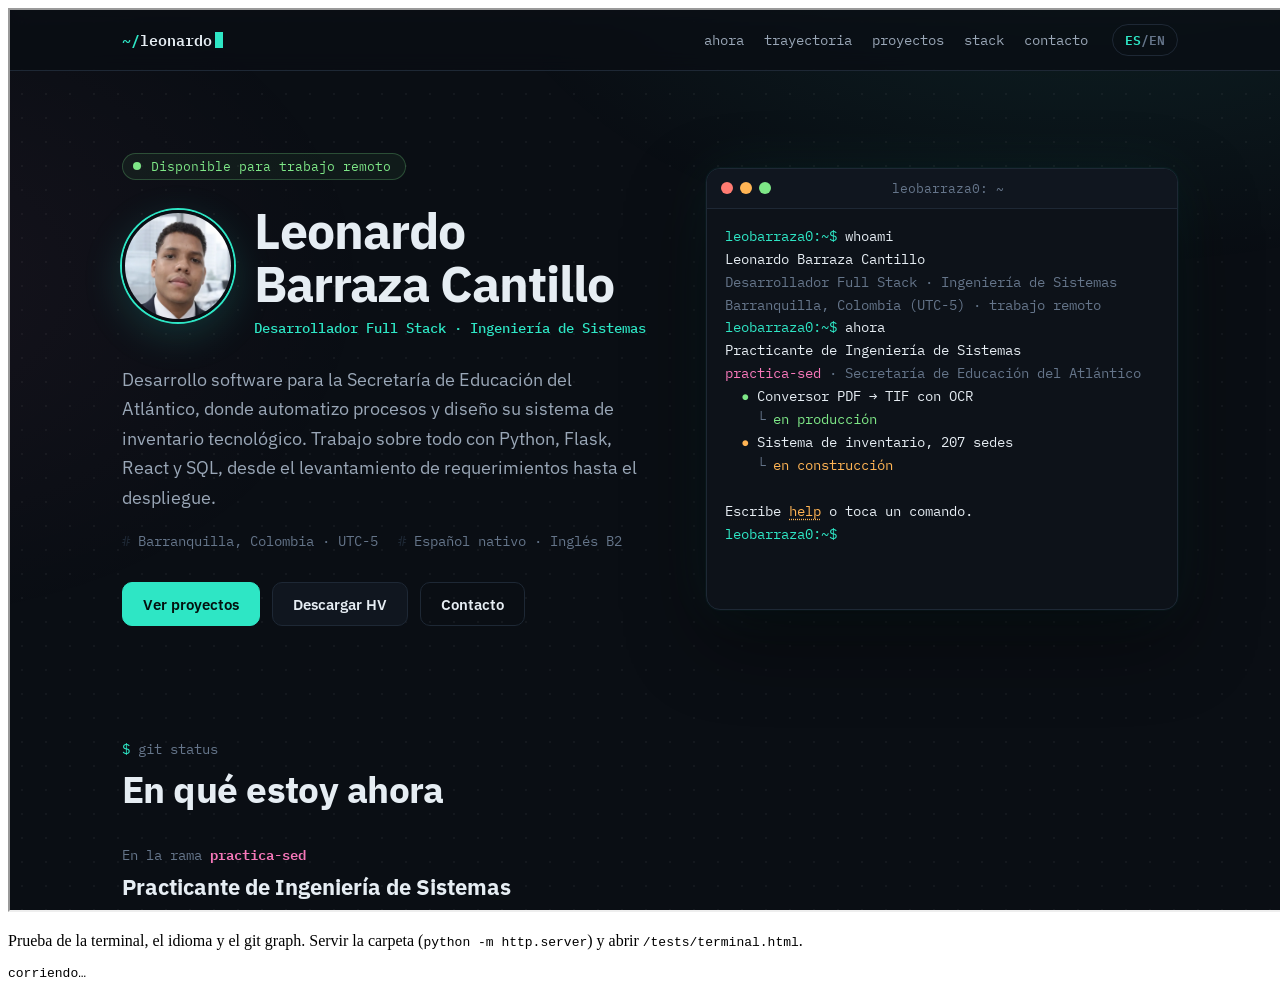
<file: tests/terminal.html>
<!doctype html><meta charset="utf-8"><title>Pruebas del portafolio</title><meta name="robots" content="noindex">
<iframe id="f" src="../index.html?lang=es" style="width:1280px;height:900px"></iframe>
<p>Prueba de la terminal, el idioma y el git graph. Servir la carpeta (<code>python -m http.server</code>) y abrir <code>/tests/terminal.html</code>.</p>
<pre id="r">corriendo…</pre>
<script>
const wait = ms => new Promise(r => setTimeout(r, ms));
f.onload = async () => {
  const d = f.contentDocument, out = d.getElementById('term-out'), inp = d.getElementById('term-in');
  const res = [];
  const ok = (name, cond) => res.push((cond ? 'PASS ' : 'FAIL ') + name);
  const send = c => { inp.value = c; d.getElementById('term-form').requestSubmit(); };
  const text = () => out.innerText;

  // esperar a que la intro empiece a escribirse (depende de la carga), hasta 5 s
  for (let i = 0; i < 50 && !d.querySelector('.typing'); i++) await wait(100);
  ok('intro en curso', d.querySelector('.typing') !== null);
  inp.dispatchEvent(new KeyboardEvent('keydown', { key: 'h' }));
  ok('interrumpir completa la intro', text().includes('Escribe help') && !d.querySelector('.typing'));
  const before = text();
  await wait(2500);
  ok('la intro cancelada no vuelve a escribir', text() === before);

  send('help');
  ok('help', text().includes('comandos:'));
  send('proyectos');
  ok('proyectos con enlaces', out.querySelectorAll('a[href*="github.com/LeoBarraza0/"]').length >= 7);
  send('echo <img src=x onerror=alert(1)>');
  ok('echo escapa HTML', !out.querySelector('img') && text().includes('<img src=x'));
  send('foo');
  ok('comando desconocido', text().includes('comando no encontrado: foo'));
  out.querySelector('.run[data-cmd="help"]').click();
  ok('clic en comando lo ejecuta', (text().match(/comandos:/g) || []).length === 2);
  send('clear');
  ok('clear', out.children.length === 0);
  send('lang en');
  ok('lang en cambia idioma', d.documentElement.lang === 'en' && d.documentElement.dataset.lang === 'en' && text().includes('Language: English.'));
  ok('URL ?lang actualizada', f.contentWindow.location.search === '?lang=en');
  ok('título en inglés', d.title.includes('Full Stack Developer'));
  ok('textos ES ocultos', getComputedStyle(d.querySelector('.lead[lang="es"]')).display === 'none' && getComputedStyle(d.querySelector('.lead[lang="en"]')).display !== 'none');
  send('now');
  ok('now en inglés', text().includes('in production'));
  d.querySelector('.lang-toggle').click();
  ok('botón vuelve a ES', d.documentElement.lang === 'es' && text().includes('Escribe help'));
  // historial
  send('whoami');
  inp.dispatchEvent(new KeyboardEvent('keydown', { key: 'ArrowUp', bubbles: true }));
  ok('historial con flecha arriba', inp.value === 'whoami');
  inp.value = 'proy';
  inp.dispatchEvent(new KeyboardEvent('keydown', { key: 'Tab', bubbles: true, cancelable: true }));
  ok('autocompletar con Tab', inp.value === 'proyectos');

  // git graph
  const svg = d.querySelector('.graph-wrap svg');
  ok('git graph dibujado: 16 puntos', svg.querySelectorAll('circle').length === 16);
  ok('git graph: 3 carriles + 2 bifurcaciones', svg.querySelectorAll('path').length === 5);
  const cy = [...svg.querySelectorAll('circle')].map(c => +c.getAttribute('cy'));
  ok('puntos en orden vertical', cy.every((y, i) => i === 0 || y > cy[i - 1]));

  r.textContent = res.join('\n');
};
</script>
</file>
<file: styles.css>
:root {
  --bg: #0a0e14;
  --panel: #10161f;
  --panel-2: #0d1219;
  --line: #1e2835;
  --text: #e6edf3;
  --muted: #9aa7b7;
  --dim: #65758a;
  --accent: #2ee6c5;
  --amber: #ffb454;
  --pink: #f778ba;
  --blue: #79c0ff;
  --green: #7ee787;
  --red: #ff7b72;
  /* Courier New de respaldo: la Plex de Google Fonts no trae ─│┌ y Consolas es más angosta */
  --mono: "IBM Plex Mono", ui-monospace, SFMono-Regular, Menlo, "Courier New", monospace;
  --sans: "IBM Plex Sans", system-ui, -apple-system, "Segoe UI", Roboto, sans-serif;
  color-scheme: dark;
}

/* Idioma: cada texto existe en ES y EN; se muestra el del <html data-lang> */
:root[data-lang="es"] [lang="en"],
:root[data-lang="en"] [lang="es"] { display: none !important; }

* { box-sizing: border-box; }
html { scroll-behavior: smooth; scroll-padding-top: 72px; -webkit-text-size-adjust: 100%; }
body {
  margin: 0;
  background: var(--bg);
  color: var(--text);
  font: 16px/1.65 var(--sans);
  overflow-x: hidden;
}
body::before {
  content: "";
  position: fixed;
  inset: 0;
  z-index: -1;
  pointer-events: none;
  background:
    radial-gradient(900px 500px at 85% -10%, rgba(46, 230, 197, .09), transparent 70%),
    radial-gradient(700px 500px at -10% 30%, rgba(247, 120, 186, .05), transparent 70%),
    radial-gradient(rgba(255, 255, 255, .045) 1px, transparent 1px) 0 0 / 24px 24px;
}
a { color: var(--accent); text-decoration: none; }
a:hover { text-decoration: underline; text-underline-offset: 3px; }
:focus-visible { outline: 2px solid var(--accent); outline-offset: 3px; border-radius: 4px; }
code, pre, .cmd, .ps, time, .chips, .badge, .state { font-family: var(--mono); }
.dim { color: var(--dim); }
.ps { color: var(--accent); }

.wrap { width: 100%; max-width: 1120px; margin: 0 auto; padding: 0 16px; }
@media (min-width: 720px) { .wrap { padding: 0 32px; } }

.skip { position: absolute; left: 16px; top: -48px; z-index: 100; background: var(--accent); color: var(--bg); padding: 8px 12px; border-radius: 6px; }
.skip:focus { top: 12px; }

/* NAV */
.nav {
  position: sticky; top: 0; z-index: 50;
  background: rgba(10, 14, 20, .78);
  backdrop-filter: blur(10px);
  -webkit-backdrop-filter: blur(10px);
  border-bottom: 1px solid var(--line);
}
.nav-in { display: flex; align-items: center; gap: 24px; height: 60px; }
.brand { font: 600 15px var(--mono); color: var(--text); white-space: nowrap; }
.brand:hover { text-decoration: none; }
.caret { display: inline-block; width: 8px; height: 16px; margin-left: 3px; vertical-align: -2px; background: var(--accent); animation: blink 1.1s steps(1) infinite; }
@keyframes blink { 50% { opacity: 0; } }
.nav nav { display: flex; gap: 20px; margin-left: auto; font: 14px var(--mono); }
.nav nav a { color: var(--muted); }
.nav nav a:hover { color: var(--text); text-decoration: none; }
.lang-toggle {
  font: 600 13px var(--mono); color: var(--dim);
  background: transparent; border: 1px solid var(--line); border-radius: 999px;
  padding: 4px 12px; cursor: pointer;
}
.lang-toggle:hover { border-color: var(--accent); }
:root[data-lang="es"] .lang-toggle [data-l="es"],
:root[data-lang="en"] .lang-toggle [data-l="en"] { color: var(--accent); }
@media (max-width: 760px) {
  .nav nav { display: none; }
  .lang-toggle { margin-left: auto; }
}

/* HERO */
.hero { display: grid; gap: 40px; padding-top: 48px; padding-bottom: 32px; align-items: center; }
@media (min-width: 960px) { .hero { grid-template-columns: 1.12fr 1fr; gap: 56px; padding-top: 80px; padding-bottom: 48px; } }
.status { display: inline-flex; align-items: center; gap: 10px; margin: 0 0 24px; padding: 4px 14px 4px 10px; font: 13px var(--mono); color: var(--green); border: 1px solid rgba(126, 231, 135, .25); border-radius: 999px; background: rgba(126, 231, 135, .06); }
.pulse { width: 8px; height: 8px; border-radius: 50%; background: var(--green); box-shadow: 0 0 0 0 rgba(126, 231, 135, .6); animation: pulse 2s infinite; }
@keyframes pulse { 70% { box-shadow: 0 0 0 8px rgba(126, 231, 135, 0); } 100% { box-shadow: 0 0 0 0 rgba(126, 231, 135, 0); } }
.who { display: flex; align-items: center; gap: 20px; }
.who img {
  width: 112px; height: 112px; border-radius: 50%; object-fit: cover; flex: none;
  border: 3px solid var(--bg);
  box-shadow: 0 0 0 2px var(--accent), 0 12px 40px rgba(46, 230, 197, .18);
}
h1 { margin: 0; font-size: clamp(1.9rem, 4.6vw, 3.1rem); line-height: 1.08; letter-spacing: -.02em; font-weight: 700; }
.role { margin: 8px 0 0; font: 500 14px var(--mono); color: var(--accent); }
.lead { margin: 28px 0 0; font-size: 1.12rem; color: var(--muted); max-width: 60ch; }
.lead.narrow { margin-top: 0; }
.meta { display: flex; flex-wrap: wrap; gap: 8px 20px; margin: 20px 0 0; padding: 0; list-style: none; font: 13.5px var(--mono); color: var(--dim); }
.meta li::before { content: "# "; color: var(--line); }
.cta { display: flex; flex-wrap: wrap; gap: 12px; margin-top: 32px; }
.btn {
  display: inline-flex; align-items: center; justify-content: center; min-height: 44px;
  padding: 0 20px; border-radius: 10px; font: 600 14.5px var(--sans);
  color: var(--text); border: 1px solid var(--line); background: var(--panel);
  transition: border-color .2s, transform .2s, background .2s;
}
.btn:hover { text-decoration: none; border-color: var(--accent); transform: translateY(-2px); }
.btn.primary { background: var(--accent); color: #04110e; border-color: var(--accent); }
.btn.primary:hover { background: #5cf0d6; }
.btn.ghost { background: transparent; }
@media (max-width: 480px) {
  .who { flex-direction: column; align-items: flex-start; gap: 16px; }
  .who img { width: 96px; height: 96px; }
}

/* TERMINAL */
.term {
  border: 1px solid var(--line); border-radius: 14px; overflow: hidden;
  background: var(--panel-2);
  box-shadow: 0 30px 80px rgba(0, 0, 0, .45), 0 0 0 1px rgba(46, 230, 197, .04), 0 0 60px rgba(46, 230, 197, .07);
  min-width: 0;
}
.term-bar { display: flex; align-items: center; gap: 12px; height: 40px; padding: 0 14px; background: var(--panel); border-bottom: 1px solid var(--line); }
.lights { display: flex; gap: 7px; }
.lights i { width: 12px; height: 12px; border-radius: 50%; background: var(--red); }
.lights i:nth-child(2) { background: var(--amber); }
.lights i:nth-child(3) { background: var(--green); }
.term-title { flex: 1; text-align: center; margin-right: 50px; font: 12.5px var(--mono); color: var(--dim); }
.term-body { height: 400px; overflow-y: auto; padding: 16px 18px 20px; font: 13.5px/1.7 var(--mono); cursor: text; scrollbar-width: thin; scrollbar-color: var(--line) transparent; }
@media (max-width: 480px) { .term-body { height: 360px; font-size: 12.5px; padding: 14px; } }
#term-out > div { white-space: pre-wrap; word-break: break-word; }
#term-form { display: flex; gap: .6ch; align-items: baseline; }
#term-form .ps { flex: none; }
#term-in {
  flex: 1; min-width: 0; padding: 0; border: 0; outline: 0; background: transparent;
  color: var(--text); font: inherit; caret-color: var(--accent);
}
.t-k { color: var(--blue); }
.t-s { color: var(--green); }
.t-a { color: var(--amber); }
.t-p { color: var(--pink); }
.t-d { color: var(--dim); }
.run { font: inherit; color: var(--amber); background: none; border: 0; padding: 0; cursor: pointer; text-decoration: underline dotted; text-underline-offset: 3px; }
.run:hover { color: var(--text); }
.typing::after { content: ""; display: inline-block; width: .6em; height: 1.1em; margin-left: 1px; vertical-align: -3px; background: var(--accent); animation: blink 1s steps(1) infinite; }

/* SECCIONES */
.section { padding-top: 48px; padding-bottom: 48px; }
@media (min-width: 960px) { .section { padding-top: 64px; padding-bottom: 64px; } }
.sec-head { margin-bottom: 32px; }
.cmd { margin: 0 0 6px; font-size: 14px; color: var(--dim); }
h2 { margin: 0; font-size: clamp(1.6rem, 3.4vw, 2.3rem); letter-spacing: -.015em; line-height: 1.15; }
h3, h4 { margin: 0; line-height: 1.3; }

.js .reveal { opacity: 0; transform: translateY(18px); transition: opacity .7s ease, transform .7s ease; }
.js .reveal.in { opacity: 1; transform: none; }

/* AHORA */
.job { margin-bottom: 24px; }
.branch { margin: 0 0 8px; font: 13.5px var(--mono); color: var(--dim); }
.branch b { color: var(--pink); font-weight: 600; }
.job h3 { font-size: 1.35rem; }
.org { margin: 4px 0 0; color: var(--muted); }
.work-grid { display: grid; gap: 20px; }
@media (min-width: 960px) { .work-grid { grid-template-columns: 1fr 1fr; } }
.work { display: flex; flex-direction: column; gap: 18px; padding: 24px; border: 1px solid var(--line); border-radius: 14px; background: var(--panel); min-width: 0; }
.work header { display: flex; flex-wrap: wrap; align-items: center; justify-content: space-between; gap: 8px 16px; }
.work h4 { font-size: 1.15rem; }
.work p { margin: 0; color: var(--muted); }
.state { font-size: 12px; padding: 3px 10px; border-radius: 999px; border: 1px solid; white-space: nowrap; }
.state::before { content: "● "; }
.state.ok { color: var(--green); border-color: rgba(126, 231, 135, .35); background: rgba(126, 231, 135, .06); }
.state.wip { color: var(--amber); border-color: rgba(255, 180, 84, .35); background: rgba(255, 180, 84, .06); }

.pipe { display: flex; flex-wrap: wrap; gap: 10px 0; margin: 0; padding: 0; list-style: none; font: 12.5px var(--mono); counter-reset: s; }
.pipe li {
  position: relative; padding: 6px 10px; margin-right: 26px;
  border: 1px solid var(--line); border-radius: 8px; background: var(--panel-2); color: var(--text);
  animation: packet 6s infinite; animation-delay: calc(var(--i) * 1s);
}
.pipe li:not(:last-child)::after { content: "→"; position: absolute; right: -20px; color: var(--dim); }
.pipe li:nth-child(1) { --i: 0; } .pipe li:nth-child(2) { --i: 1; } .pipe li:nth-child(3) { --i: 2; }
.pipe li:nth-child(4) { --i: 3; } .pipe li:nth-child(5) { --i: 4; } .pipe li:nth-child(6) { --i: 5; }
@keyframes packet {
  0%, 18%, 100% { border-color: var(--line); box-shadow: none; }
  6% { border-color: var(--accent); box-shadow: 0 0 0 3px rgba(46, 230, 197, .12); }
}

.facts { display: grid; gap: 6px; margin: 0; padding: 0; list-style: none; color: var(--muted); font-size: 15px; }
.facts b { font: 600 15px var(--mono); color: var(--accent); margin-right: 6px; }

.stats { display: grid; grid-template-columns: repeat(4, 1fr); gap: 12px; margin: 0; }
.stats div { padding: 12px 10px; border: 1px solid var(--line); border-radius: 10px; background: var(--panel-2); text-align: center; }
.stats dt { font: 600 1.5rem/1.1 var(--mono); color: var(--accent); }
.stats dd { margin: 4px 0 0; font-size: 12.5px; color: var(--muted); line-height: 1.3; }
@media (max-width: 480px) { .stats { grid-template-columns: repeat(2, 1fr); } }

.ci { display: grid; gap: 8px; margin: 0; padding: 0; list-style: none; font-size: 14.5px; color: var(--dim); }
.ci li { display: flex; gap: 10px; }
.ci li::before { content: "○"; font-family: var(--mono); width: 1ch; flex: none; }
.ci li.done { color: var(--muted); }
.ci li.done::before { content: "✓"; color: var(--green); }
.ci li.doing { color: var(--text); }
.ci li.doing::before { content: "●"; color: var(--amber); animation: blink 1.4s steps(1) infinite; }

.chips { display: flex; flex-wrap: wrap; gap: 6px; margin: 0; padding: 0; list-style: none; font-size: 12px; }
.chips li { padding: 2px 10px; border: 1px solid var(--line); border-radius: 999px; color: var(--muted); background: rgba(255, 255, 255, .02); }
.work .chips { margin-top: auto; }

.aside-grid { display: grid; gap: 10px; margin-top: 24px; }
.note { display: flex; gap: 10px; margin: 0; color: var(--muted); font-size: 15px; }
.note .ps { font-family: var(--mono); }
.note.live { font: 13px var(--mono); color: var(--dim); align-items: center; }
.note.live .pulse { flex: none; }

/* GIT GRAPH */
.legend { display: flex; flex-wrap: wrap; gap: 8px 20px; margin: -12px 0 24px; font: 12.5px var(--mono); color: var(--dim); }
.legend span::before { content: ""; display: inline-block; width: 10px; height: 10px; margin-right: 8px; border-radius: 50%; vertical-align: -1px; }
.legend .l0::before { background: var(--accent); }
.legend .l1::before { background: var(--pink); }
.legend .l2::before { background: var(--amber); }
.graph-wrap { position: relative; }
.graph-wrap svg { position: absolute; left: 0; top: 0; width: 64px; overflow: visible; }
.graph { margin: 0; padding: 0 0 0 68px; list-style: none; font: 14px/24px var(--mono); }
.graph li {
  display: grid; grid-template-columns: auto auto 1fr auto; column-gap: 12px; align-items: baseline;
  padding: 5px 10px; border-radius: 8px; transition: background .2s;
}
.graph li:hover { background: rgba(255, 255, 255, .03); }
.graph code { color: var(--amber); opacity: .75; }
.graph .msg { color: var(--text); font-family: var(--sans); font-size: 15px; grid-column: 3; }
.graph .refs + .msg { grid-column: auto; }
.graph time { color: var(--dim); font-size: 12.5px; white-space: nowrap; }
.ref { padding: 1px 8px; border-radius: 6px; font-size: 12px; white-space: nowrap; border: 1px solid; }
.ref.hd { color: var(--pink); border-color: rgba(247, 120, 186, .4); }
.ref.br { color: var(--accent); border-color: rgba(46, 230, 197, .4); }
.ref.br2 { color: var(--amber); border-color: rgba(255, 180, 84, .4); }
.ref.tg { color: var(--blue); border-color: rgba(121, 192, 255, .35); }
@media (max-width: 720px) {
  .graph { padding-left: 52px; }
  .graph li { grid-template-columns: auto 1fr; padding: 6px 4px; row-gap: 2px; }
  .graph code { display: none; }
  .graph .msg, .graph .refs + .msg { grid-column: 1 / -1; line-height: 1.45; }
  .graph .refs { grid-column: 1; grid-row: 1; }
  .graph time { grid-row: 1; grid-column: 2; justify-self: start; }
  .graph code + .msg + time { grid-column: 1; }
}
.graph-wrap path { fill: none; stroke-width: 2.5; stroke-linecap: round; }
.graph-wrap .s0 { stroke: var(--accent); }
.graph-wrap .s1 { stroke: var(--pink); }
.graph-wrap .s2 { stroke: var(--amber); }
.graph-wrap circle { stroke: var(--bg); stroke-width: 3; }
.graph-wrap .f0 { fill: var(--accent); }
.graph-wrap .f1 { fill: var(--pink); }
.graph-wrap .f2 { fill: var(--amber); }
.graph-wrap circle.ring { fill: var(--bg); stroke-width: 2.5; }
.graph-wrap circle.ring.f0 { stroke: var(--accent); }
.graph-wrap circle.ring.f1 { stroke: var(--pink); }
.js .graph-wrap path { stroke-dasharray: 1; stroke-dashoffset: 1; transition: stroke-dashoffset 1.6s ease; }
.js .reveal.in .graph-wrap path { stroke-dashoffset: 0; }

/* PROYECTOS */
.cards { display: grid; gap: 20px; grid-template-columns: repeat(auto-fill, minmax(min(100%, 320px), 1fr)); }
.card {
  display: flex; flex-direction: column; min-width: 0;
  border: 1px solid var(--line); border-radius: 14px; background: var(--panel); overflow: hidden;
  transition: border-color .25s, transform .25s, box-shadow .25s;
}
.card:hover { border-color: rgba(46, 230, 197, .45); transform: translateY(-4px); box-shadow: 0 18px 40px rgba(0, 0, 0, .35); }
.preview {
  margin: 0; height: 132px; padding: 16px 18px; overflow: hidden;
  background: var(--panel-2); border-bottom: 1px solid var(--line);
  font: 12.5px/1.55 var(--mono); color: var(--muted);
}
.preview .c, .code .c { color: var(--pink); }
.preview .s, .code .s { color: var(--green); }
.preview .k, .code .k { color: var(--blue); }
.preview .g { color: var(--accent); }
.preview .d { color: var(--dim); }
.spark { display: block; width: 100%; height: 44px; margin: 6px 0 4px; overflow: visible; }
.spark polyline { fill: none; stroke-width: 2; stroke-linejoin: round; vector-effect: non-scaling-stroke; }
.spark .obs { stroke: var(--muted); }
.spark .fc { stroke: var(--accent); stroke-dasharray: 5 4; }
.spark circle { fill: var(--accent); }
/* Vistas previas animadas: bucles lentos y de bajo contraste; prefers-reduced-motion las apaga */
.seq { animation: seq 8s ease infinite backwards; animation-delay: calc(var(--d, 0) * 1.1s); }
@keyframes seq { 0% { opacity: .12; } 6%, 82% { opacity: 1; } 92%, 100% { opacity: .12; } }
.row { border-radius: 3px; animation: row 6s ease-in-out infinite; animation-delay: calc(var(--d) * .9s); }
@keyframes row { 0%, 14%, 100% { background: transparent; } 5% { background: rgba(46, 230, 197, .12); color: var(--text); } }
.pin { animation: pin 3s ease-in-out infinite; animation-delay: calc(var(--d) * .7s); }
@keyframes pin { 0%, 100% { opacity: .45; text-shadow: none; } 50% { opacity: 1; text-shadow: 0 0 10px var(--accent); } }
.you { animation: pin-you 2s ease-in-out infinite; }
@keyframes pin-you { 50% { opacity: .35; } }
.type { display: inline-block; overflow: hidden; white-space: nowrap; vertical-align: bottom; animation: type 8s steps(18, end) infinite; }
@keyframes type { 0% { width: 0; } 28%, 100% { width: 18ch; } }
.res { animation: res 8s ease infinite; }
.res2 { animation-delay: .3s; }
@keyframes res { 0%, 30% { opacity: 0; } 36%, 92% { opacity: 1; } 100% { opacity: 0; } }
.spark .fc { animation: march 1s linear infinite; }
@keyframes march { to { stroke-dashoffset: -9; } }
.spark circle { transform-box: fill-box; transform-origin: center; animation: dot 2s ease-in-out infinite; }
@keyframes dot { 50% { transform: scale(1.7); opacity: .55; } }
.hop { animation: hop 6s ease infinite backwards; animation-delay: calc(var(--d) * .3s); }
@keyframes hop { 0% { color: var(--dim); text-shadow: none; } 8%, 70% { color: var(--accent); text-shadow: 0 0 8px rgba(46, 230, 197, .6); } 85%, 100% { color: var(--dim); text-shadow: none; } }
.swap { display: inline-grid; }
.swap > span { grid-area: 1 / 1; }
.st1 { animation: st1 8s ease infinite; }
.st2 { opacity: 0; animation: st2 8s ease infinite; }
@keyframes st1 { 0%, 55% { opacity: 1; } 60%, 95% { opacity: 0; } 100% { opacity: 1; } }
@keyframes st2 { 0%, 55% { opacity: 0; } 60%, 95% { opacity: 1; } 100% { opacity: 0; } }

.card-body { display: flex; flex-direction: column; gap: 14px; flex: 1; padding: 20px 22px 22px; }
.card-body header { display: flex; flex-wrap: wrap; align-items: baseline; justify-content: space-between; gap: 6px 12px; }
.card h3 { font-size: 1.2rem; }
.badge { font-size: 11.5px; color: var(--dim); }
.badge.live-b { color: var(--green); }
.badge.live-b::before { content: "● "; }
.card-body p { margin: 0; color: var(--muted); font-size: 15px; }
.card-body .chips { margin-top: auto; }
.links { display: flex; flex-wrap: wrap; gap: 18px; font: 500 14px var(--mono); }
.card.more { align-items: flex-start; justify-content: center; gap: 10px; padding: 28px; color: var(--muted); background: transparent; border-style: dashed; min-height: 220px; }
.card.more:hover { text-decoration: none; }
.card.more .cmd { margin: 0; font-size: 13px; }
.card.more .big { font: 600 3rem/1 var(--mono); color: var(--accent); }

/* STACK + INVESTIGACIÓN */
.split { display: grid; gap: 64px; }
@media (min-width: 960px) { .split { grid-template-columns: 1.25fr 1fr; gap: 48px; } }
.split > div { min-width: 0; }
.code {
  margin: 0; padding: 20px 22px; overflow-x: auto;
  border: 1px solid var(--line); border-radius: 14px; background: var(--panel-2);
  font: 13px/1.75 var(--mono); color: var(--dim);
  scrollbar-width: thin; scrollbar-color: var(--line) transparent;
}
.code a { color: var(--accent); }
.code.json { white-space: pre-wrap; }
.jl { display: block; padding-left: 4ch; text-indent: -4ch; }
.list { margin: 20px 0 0; padding: 0; list-style: none; display: grid; gap: 8px; color: var(--muted); }
.list li::before { content: "› "; color: var(--accent); font-family: var(--mono); }

/* CONTACTO */
.contact { display: grid; gap: 0; margin: 32px 0 0; max-width: 760px; border: 1px solid var(--line); border-radius: 14px; background: var(--panel); overflow: hidden; }
.contact div { display: grid; grid-template-columns: 120px 1fr; gap: 16px; padding: 14px 22px; border-bottom: 1px solid var(--line); align-items: center; }
.contact div:last-child { border-bottom: 0; }
.contact dt { font: 13px var(--mono); color: var(--dim); }
.contact dd { margin: 0; display: flex; flex-wrap: wrap; align-items: center; gap: 8px 14px; font: 14.5px var(--mono); word-break: break-all; }
.copy { font: 12px var(--mono); color: var(--muted); background: transparent; border: 1px solid var(--line); border-radius: 6px; padding: 2px 10px; cursor: pointer; }
.copy:hover { border-color: var(--accent); color: var(--text); }
@media (max-width: 480px) { .code { font-size: 11.5px; padding: 16px; } }
@media (max-width: 520px) { .contact div { grid-template-columns: 1fr; gap: 2px; padding: 12px 16px; } }

.foot { display: flex; flex-wrap: wrap; justify-content: space-between; gap: 8px 24px; margin-top: 32px; padding: 32px 0 48px; border-top: 1px solid var(--line); font-size: 14px; color: var(--muted); }
.foot p { margin: 0; }
.foot a { margin-left: 8px; }

@media (prefers-reduced-motion: reduce) {
  html { scroll-behavior: auto; }
  *, *::before, *::after { animation: none !important; transition: none !important; }
  .js .reveal { opacity: 1; transform: none; }
  .js .graph-wrap path { stroke-dashoffset: 0; }
}
</file>
